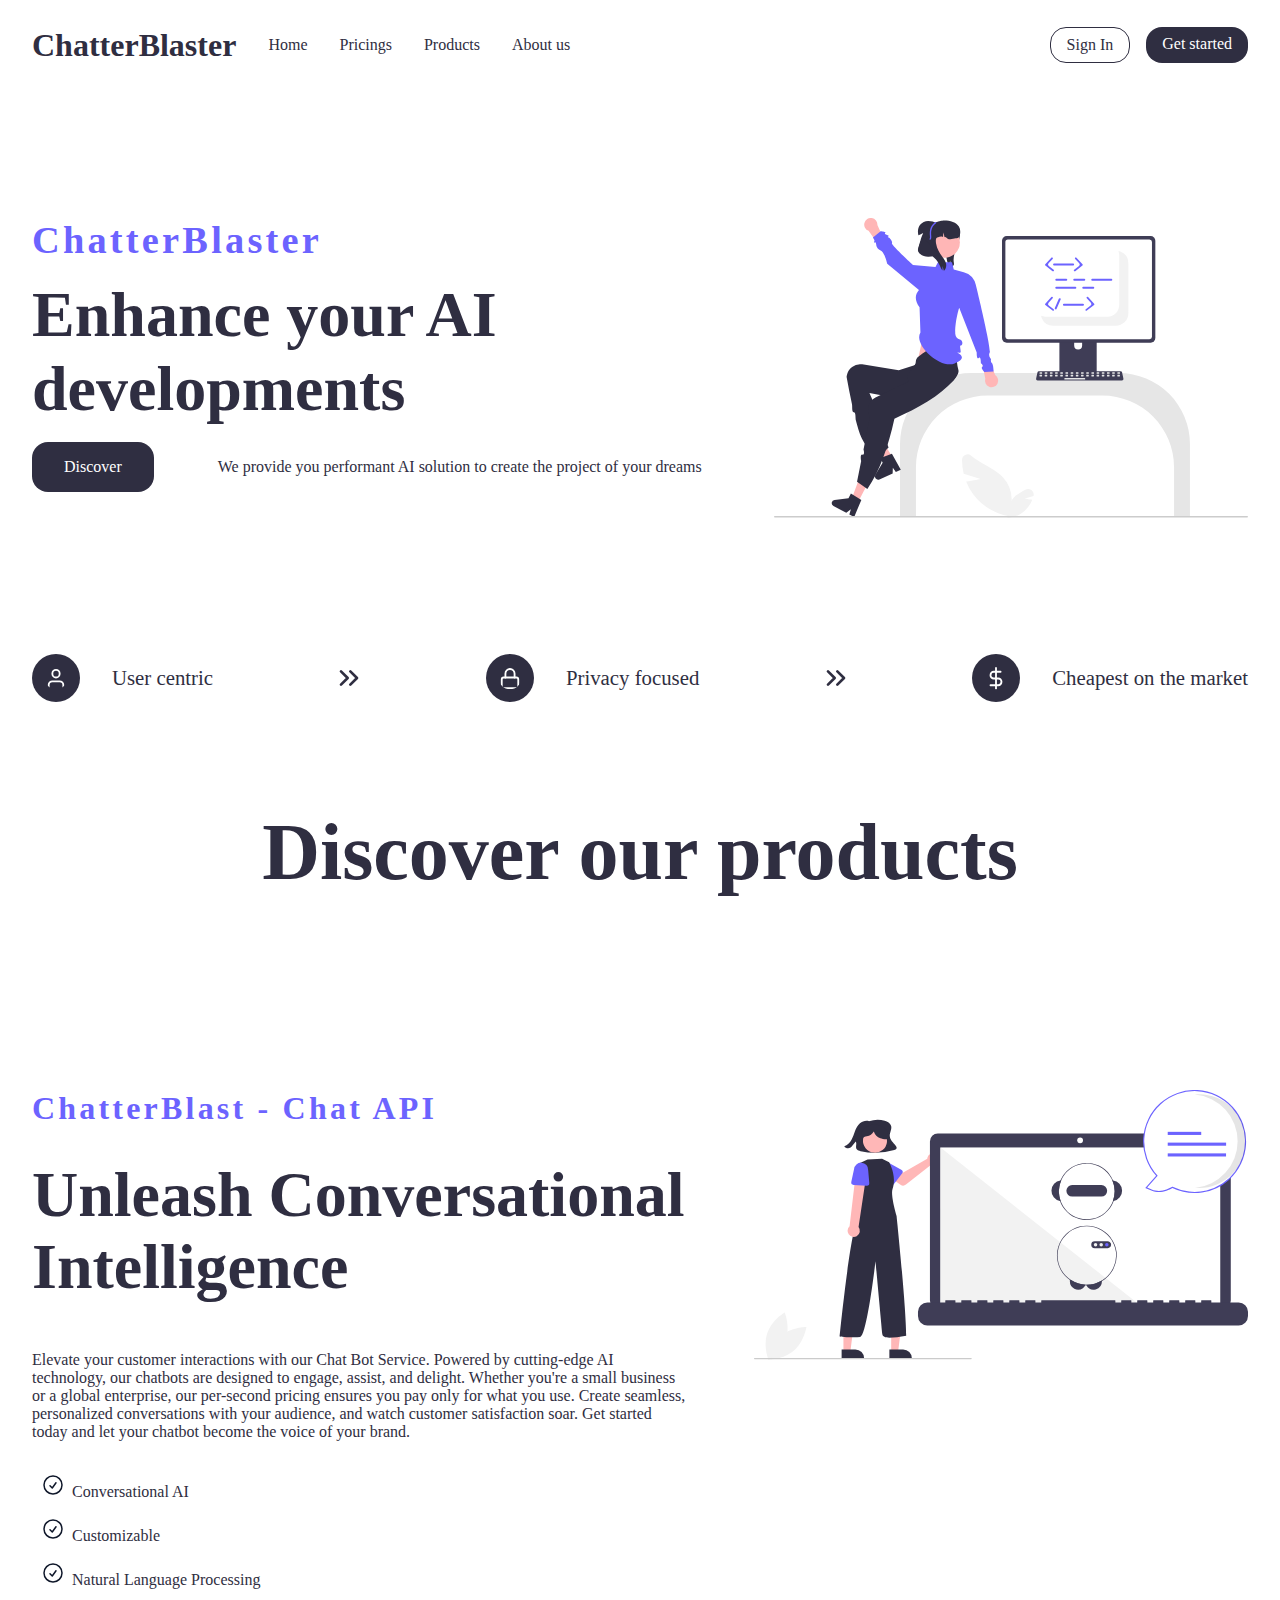
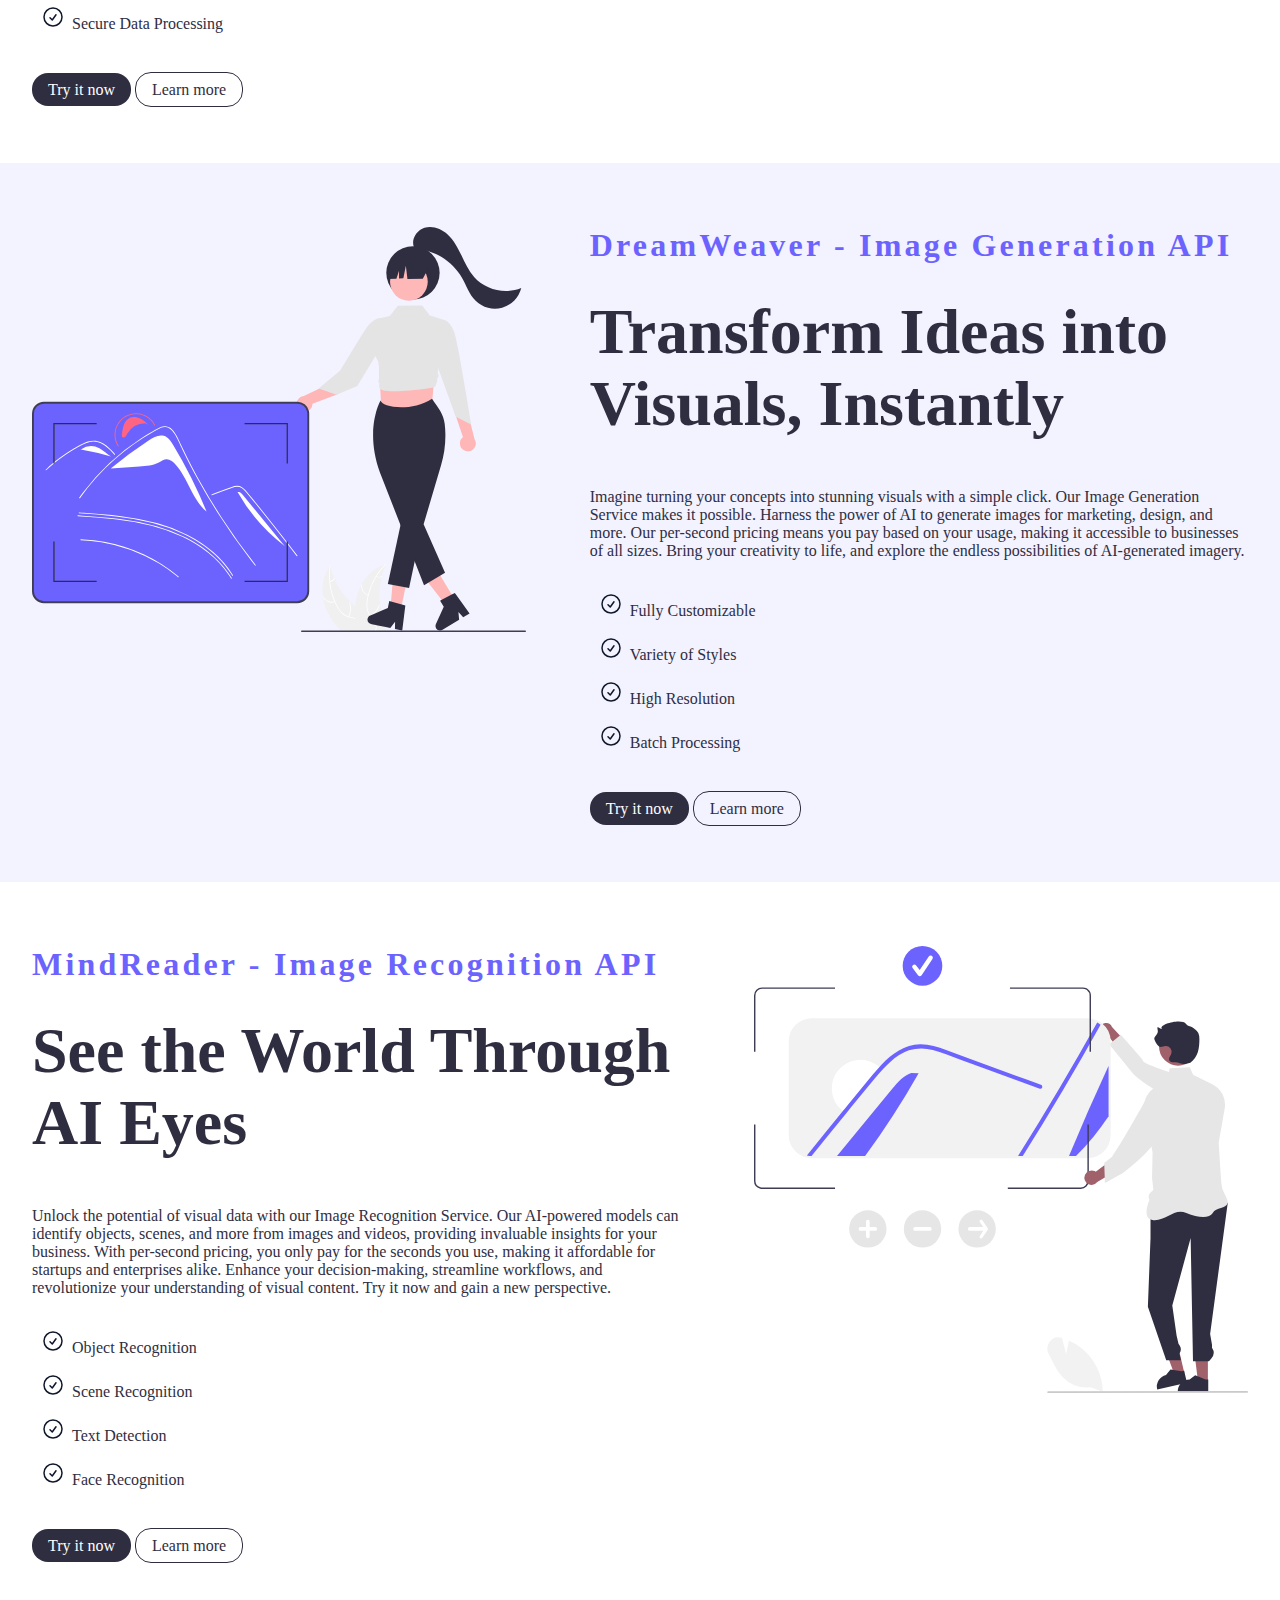
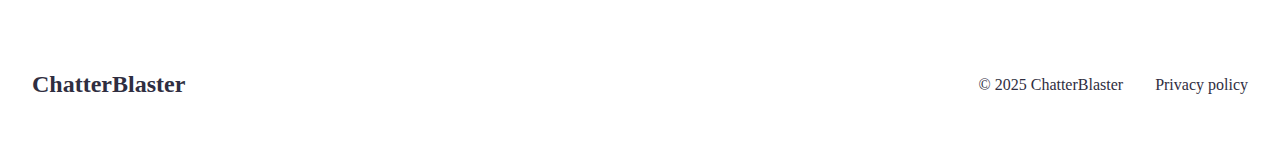
<file: index.html>
<!DOCTYPE html>
<html lang="en">
  <head>
    <meta charset="UTF-8" />
    <meta name="viewport" content="width=device-width, initial-scale=1.0" />
    <link rel="stylesheet" href="style/main.css" />
    <meta
      name="description"
      content="Elevate your customer interactions with our Chat Bot Service.
    Powered by cutting-edge AI technology, our chatbots are designed
    to engage, assist, and delight. Whether you're a small business or
    a global enterprise, our per-second pricing ensures you pay only
    for what you use. Create seamless, personalized conversations with
    your audience, and watch customer satisfaction soar. Get started
    today and let your chatbot become the voice of your brand."
    />
    <title>ChatterBlaster - Home</title>
  </head>
  <body>
    <header>
      <h2>ChatterBlaster</h2>
      <nav>
        <a href="index.html">Home</a>
        <a href="pricings.html">Pricings</a>
        <a href="products.html">Products</a>
        <a href="about.html">About us</a>
      </nav>
      <div class="header-links">
        <a class="button button-secondary" href="index.html">Sign In</a>
        <a class="button button-primary" href="index.html">Get started</a>
      </div>
      <div class="menu">
        <input class="menu-trigger" type="checkbox" aria-hidden="true" />
        <img src="assets/icons/menu.svg" alt="Menu img" class="menu-img" />
      </div>
    </header>
    <main>
      <!-- Hero section -->
      <section class="hero">
        <div class="hero-text">
          <h1 class="hero-title">ChatterBlaster</h1>
          <h2 class="hero-subtitle">Enhance your AI developments</h2>
          <div class="hero-more">
            <a href="products.html" class="button button-primary">Discover</a>
            <p class="hero-desc">
              We provide you performant AI solution to create the project of
              your dreams
            </p>
          </div>
        </div>
        <img
          src="assets/illustrations/undraw_proud_coder_re_exuy.svg"
          alt="Proud coder illustration"
          class="hero-img"
        />
      </section>
      <!-- Additional informations-->
      <section class="additional">
        <div class="additional-card">
          <img src="assets/icons/user.svg" alt="User icon" />
          <p>User centric</p>
        </div>
        <img src="assets/icons/chevrons-right.svg" alt="Right chevron icon" />
        <div class="additional-card">
          <img src="assets/icons/lock.svg" alt="Lock icon" />
          <p>Privacy focused</p>
        </div>
        <img src="assets/icons/chevrons-right.svg" alt="Right chevron icon" />
        <div class="additional-card">
          <img src="assets/icons/dollar-sign.svg" alt="Dollar sign" />
          <p>Cheapest on the market</p>
        </div>
      </section>
      <!-- Listing of the products -->
      <section class="products">
        <h1 class="products-title">Discover our products</h1>
        <div class="product">
          <div class="product-infos">
            <h2 class="product-title">ChatterBlast - Chat API</h2>
            <h3 class="product-subtitle">
              Unleash Conversational Intelligence
            </h3>
            <p class="product-description">
              Elevate your customer interactions with our Chat Bot Service.
              Powered by cutting-edge AI technology, our chatbots are designed
              to engage, assist, and delight. Whether you're a small business or
              a global enterprise, our per-second pricing ensures you pay only
              for what you use. Create seamless, personalized conversations with
              your audience, and watch customer satisfaction soar. Get started
              today and let your chatbot become the voice of your brand.
            </p>
            <ul class="product-advantages">
              <li>Conversational AI</li>
              <li>Customizable</li>
              <li>Natural Language Processing</li>
              <li>Secure Data Processing</li>
            </ul>
            <div class="product-links">
              <a class="button button-primary" href="pricings.html"
                >Try it now</a
              >
              <a href="products.html" class="button button-secondary"
                >Learn more</a
              >
            </div>
          </div>
          <img
            src="assets/illustrations/undraw_chat_bot_re_e2gj.svg"
            alt="Chatbot illustrations"
            class="product-img"
          />
        </div>
        <div class="product">
          <div class="product-infos">
            <h2 class="product-title">DreamWeaver - Image Generation API</h2>
            <h3 class="product-subtitle">
              Transform Ideas into Visuals, Instantly
            </h3>
            <p class="product-description">
              Imagine turning your concepts into stunning visuals with a simple
              click. Our Image Generation Service makes it possible. Harness the
              power of AI to generate images for marketing, design, and more.
              Our per-second pricing means you pay based on your usage, making
              it accessible to businesses of all sizes. Bring your creativity to
              life, and explore the endless possibilities of AI-generated
              imagery.
            </p>
            <ul class="product-advantages">
              <li>Fully Customizable</li>
              <li>Variety of Styles</li>
              <li>High Resolution</li>
              <li>Batch Processing</li>
            </ul>
            <div class="product-links">
              <a class="button button-primary" href="pricings.html"
                >Try it now</a
              >
              <a href="products.html" class="button button-secondary"
                >Learn more</a
              >
            </div>
          </div>
          <img
            src="assets/illustrations/undraw_image_focus_re_qqxc.svg"
            alt="Chatbot illustrations"
            class="product-img"
          />
        </div>
        <div class="product">
          <div class="product-infos">
            <h2 class="product-title">MindReader - Image Recognition API</h2>
            <h3 class="product-subtitle">See the World Through AI Eyes</h3>
            <p class="product-description">
              Unlock the potential of visual data with our Image Recognition
              Service. Our AI-powered models can identify objects, scenes, and
              more from images and videos, providing invaluable insights for
              your business. With per-second pricing, you only pay for the
              seconds you use, making it affordable for startups and enterprises
              alike. Enhance your decision-making, streamline workflows, and
              revolutionize your understanding of visual content. Try it now and
              gain a new perspective.
            </p>
            <ul class="product-advantages">
              <li>Object Recognition</li>
              <li>Scene Recognition</li>
              <li>Text Detection</li>
              <li>Face Recognition</li>
            </ul>
            <div class="product-links">
              <a class="button button-primary" href="pricings.html"
                >Try it now</a
              >
              <a href="products.html" class="button button-secondary"
                >Learn more</a
              >
            </div>
          </div>
          <img
            src="assets/illustrations/undraw_image_viewer_re_7ejc.svg"
            alt="Chatbot illustrations"
            class="product-img"
          />
        </div>
      </section>
    </main>
    <footer>
      <h2>ChatterBlaster</h2>
      <div class="footer-infos">
        <p>&copy; 2025 ChatterBlaster</p>
        <a href="index.html">Privacy policy</a>
      </div>
    </footer>
  </body>
</html>
</file>
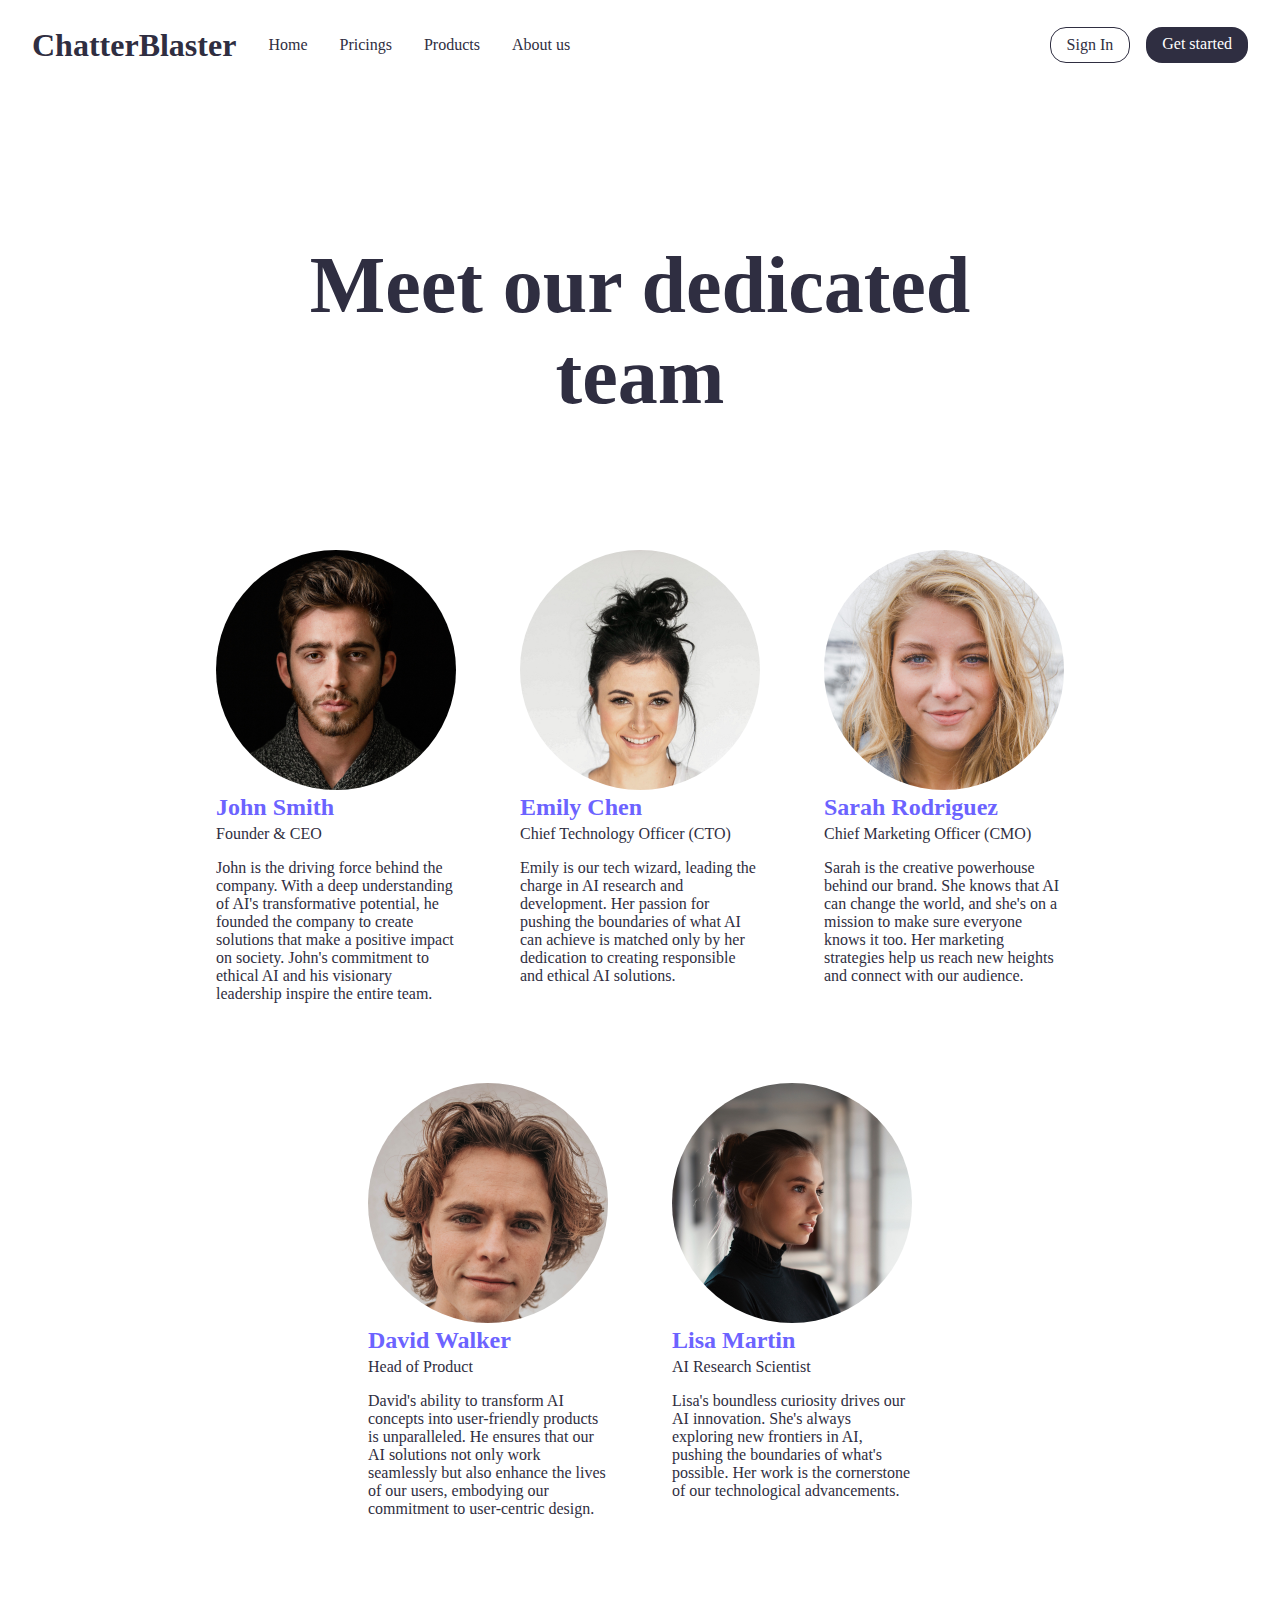
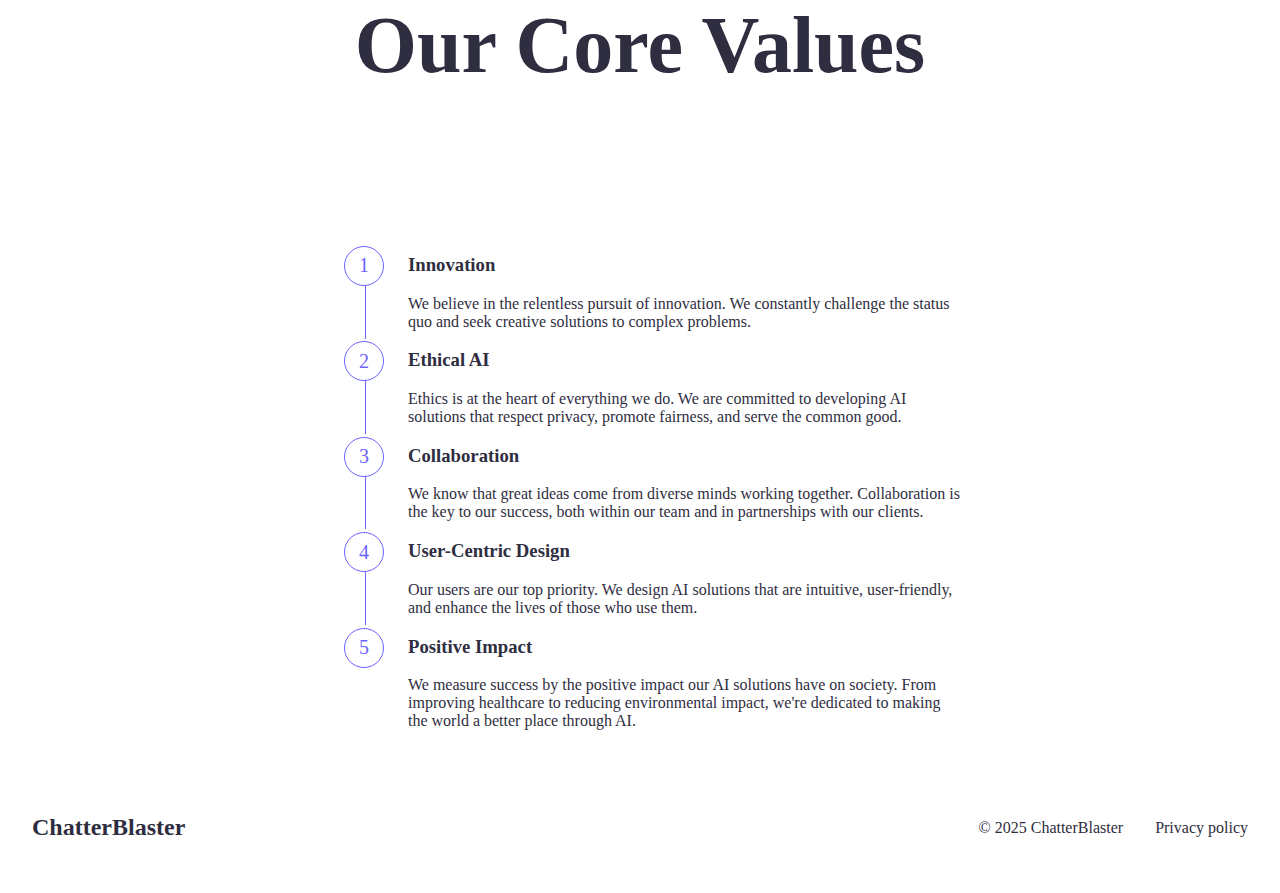
<file: about.html>
<!DOCTYPE html>
<html lang="en">
  <head>
    <meta charset="UTF-8" />
    <meta name="viewport" content="width=device-width, initial-scale=1.0" />
    <link rel="stylesheet" href="style/main.css" />
    <title>ChatterBlaster - Home</title>
  </head>
  <body>
    <header>
      <h2>ChatterBlaster</h2>
      <nav>
        <a href="index.html">Home</a>
        <a href="pricings.html">Pricings</a>
        <a href="products.html">Products</a>
        <a href="about.html">About us</a>
      </nav>
      <div class="header-links">
        <a class="button button-secondary" href="index.html">Sign In</a>
        <a class="button button-primary" href="index.html">Get started</a>
      </div>
      <div class="menu">
        <input class="menu-trigger" type="checkbox" aria-hidden="true" />
        <img src="assets/icons/menu.svg" alt="Menu img" class="menu-img" />
      </div>
    </header>
    <main>
      <h1 class="team-title">Meet our dedicated team</h1>
      <!-- Team presentation section -->
      <section class="team">
        <div class="team-card">
          <img
            class="team-card-img"
            src="assets/images/john.jpg"
            alt="Image of John Smith"
          />
          <h2 class="team-card-title">John Smith</h2>
          <h3 class="team-card-subtitle">Founder & CEO</h3>
          <p class="team-card-description">
            John is the driving force behind the company. With a deep
            understanding of AI's transformative potential, he founded the
            company to create solutions that make a positive impact on society.
            John's commitment to ethical AI and his visionary leadership inspire
            the entire team.
          </p>
        </div>
        <div class="team-card">
          <img
            class="team-card-img"
            src="assets/images/emily.jpg"
            alt="Image of Emily Chen"
          />
          <h2 class="team-card-title">Emily Chen</h2>
          <h3 class="team-card-subtitle">Chief Technology Officer (CTO)</h3>
          <p class="team-card-description">
            Emily is our tech wizard, leading the charge in AI research and
            development. Her passion for pushing the boundaries of what AI can
            achieve is matched only by her dedication to creating responsible
            and ethical AI solutions.
          </p>
        </div>
        <div class="team-card">
          <img
            class="team-card-img"
            src="assets/images/sarah.jpg"
            alt="Image of Sarah Rodriguez"
          />
          <h2 class="team-card-title">Sarah Rodriguez</h2>
          <h3 class="team-card-subtitle">Chief Marketing Officer (CMO)</h3>
          <p class="team-card-description">
            Sarah is the creative powerhouse behind our brand. She knows that AI
            can change the world, and she's on a mission to make sure everyone
            knows it too. Her marketing strategies help us reach new heights and
            connect with our audience.
          </p>
        </div>
        <div class="team-card">
          <img
            class="team-card-img"
            src="assets/images/david.jpg"
            alt="Image of David Walker"
          />
          <h2 class="team-card-title">David Walker</h2>
          <h3 class="team-card-subtitle">Head of Product</h3>
          <p class="team-card-description">
            David's ability to transform AI concepts into user-friendly products
            is unparalleled. He ensures that our AI solutions not only work
            seamlessly but also enhance the lives of our users, embodying our
            commitment to user-centric design.
          </p>
        </div>
        <div class="team-card">
          <img
            class="team-card-img"
            src="assets/images/lisa.jpg"
            alt="Image of Lisa Martin"
          />
          <h2 class="team-card-title">Lisa Martin</h2>
          <h3 class="team-card-subtitle">AI Research Scientist</h3>
          <p class="team-card-description">
            Lisa's boundless curiosity drives our AI innovation. She's always
            exploring new frontiers in AI, pushing the boundaries of what's
            possible. Her work is the cornerstone of our technological
            advancements.
          </p>
        </div>
      </section>
      <!--Value listing section-->
      <section class="value">
        <h2 class="value-title">Our Core Values</h2>
        <ol class="value-list">
          <li class="value-element">
            <h3 class="value-element-title">Innovation</h3>
            <p class="value-element-description">
              We believe in the relentless pursuit of innovation. We constantly
              challenge the status quo and seek creative solutions to complex
              problems.
            </p>
          </li>
          <li class="value-element">
            <h3 class="value-element-title">Ethical AI</h3>
            <p class="value-element-description">
              Ethics is at the heart of everything we do. We are committed to
              developing AI solutions that respect privacy, promote fairness,
              and serve the common good.
            </p>
          </li>
          <li class="value-element">
            <h3 class="value-element-title">Collaboration</h3>
            <p class="value-element-description">
              We know that great ideas come from diverse minds working together.
              Collaboration is the key to our success, both within our team and
              in partnerships with our clients.
            </p>
          </li>
          <li class="value-element">
            <h3 class="value-element-title">User-Centric Design</h3>
            <p class="value-element-description">
              Our users are our top priority. We design AI solutions that are
              intuitive, user-friendly, and enhance the lives of those who use
              them.
            </p>
          </li>
          <li class="value-element">
            <h3 class="value-element-title">Positive Impact</h3>
            <p class="value-element-description">
              We measure success by the positive impact our AI solutions have on
              society. From improving healthcare to reducing environmental
              impact, we're dedicated to making the world a better place through
              AI.
            </p>
          </li>
        </ol>
      </section>
    </main>
    <footer>
      <h2>ChatterBlaster</h2>
      <div class="footer-infos">
        <p>&copy; 2025 ChatterBlaster</p>
        <a href="index.html">Privacy policy</a>
      </div>
    </footer>
  </body>
</html>
</file>
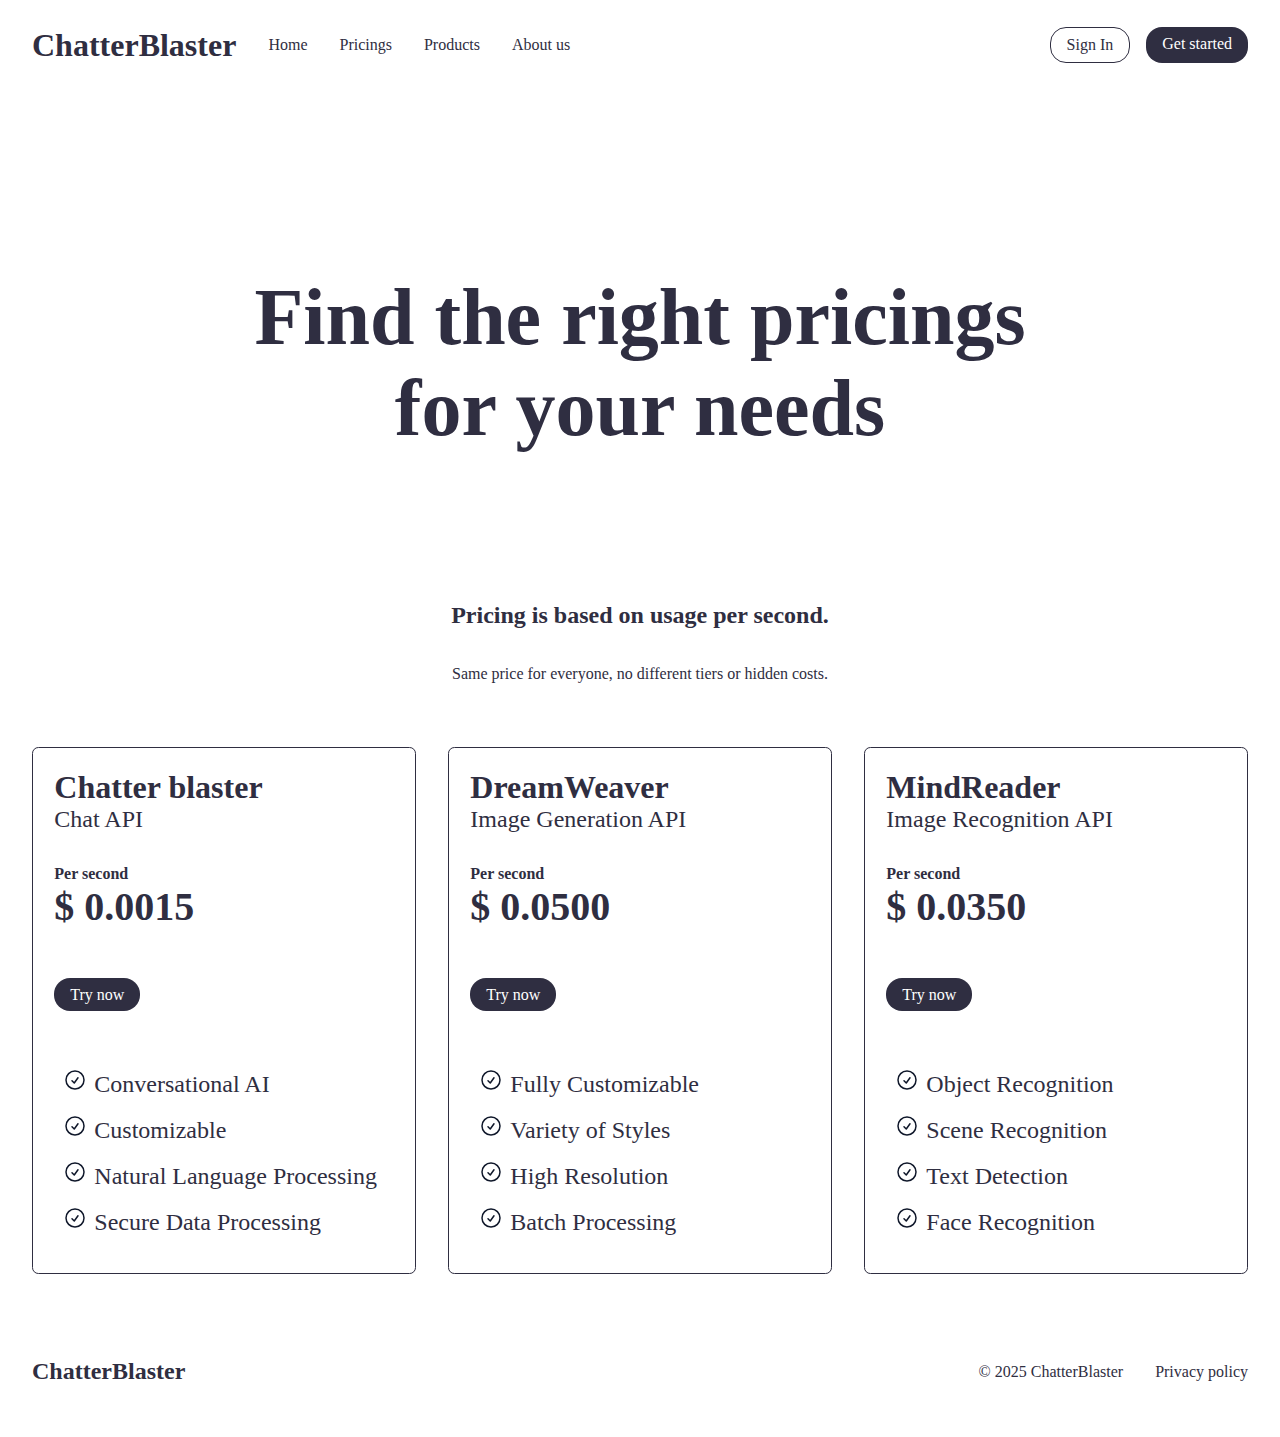
<file: pricings.html>
<!DOCTYPE html>
<html lang="en">
  <head>
    <meta charset="UTF-8" />
    <meta name="viewport" content="width=device-width, initial-scale=1.0" />
    <link rel="stylesheet" href="style/main.css" />
    <title>ChatterBlaster - Home</title>
  </head>
  <body>
    <header>
      <h2>ChatterBlaster</h2>
      <nav>
        <a href="index.html">Home</a>
        <a href="pricings.html">Pricings</a>
        <a href="products.html">Products</a>
        <a href="about.html">About us</a>
      </nav>
      <div class="header-links">
        <a class="button button-secondary" href="index.html">Sign In</a>
        <a class="button button-primary" href="index.html">Get started</a>
      </div>
      <div class="menu">
        <input class="menu-trigger" type="checkbox" aria-hidden="true" />
        <img src="assets/icons/menu.svg" alt="Menu img" class="menu-img" />
      </div>
    </header>
    <main>
      <section class="pricings">
        <h1 class="pricings-title">Find the right pricings for your needs</h1>
        <h2 class="pricings-subtitle">Pricing is based on usage per second.</h2>
        <p class="pricings-description">
          Same price for everyone, no different tiers or hidden costs.
        </p>
        <div class="pricings-list">
          <div class="pricings-card">
            <h3 class="pricings-card-title">Chatter blaster</h3>
            <p class="pricings-card-subtitle">Chat API</p>
            <p class="pricings-card-per-second">Per second</p>
            <p class="pricings-card-price">$&nbsp;0.0015</p>
            <a href="index.html" class="button button-primary">Try now</a>
            <ul class="pricings-card-advantages">
              <li>Conversational AI</li>
              <li>Customizable</li>
              <li>Natural Language Processing</li>
              <li>Secure Data Processing</li>
            </ul>
          </div>
          <div class="pricings-card">
            <h3 class="pricings-card-title">DreamWeaver</h3>
            <p class="pricings-card-subtitle">Image Generation API</p>
            <p class="pricings-card-per-second">Per second</p>
            <p class="pricings-card-price">$&nbsp;0.0500</p>
            <a href="index.html" class="button button-primary">Try now</a>
            <ul class="pricings-card-advantages">
              <li>Fully Customizable</li>
              <li>Variety of Styles</li>
              <li>High Resolution</li>
              <li>Batch Processing</li>
            </ul>
          </div>
          <div class="pricings-card">
            <h3 class="pricings-card-title">MindReader</h3>
            <p class="pricings-card-subtitle">Image Recognition API</p>
            <p class="pricings-card-per-second">Per second</p>
            <p class="pricings-card-price">$&nbsp;0.0350</p>
            <a href="index.html" class="button button-primary">Try now</a>
            <ul class="pricings-card-advantages">
              <li>Object Recognition</li>
              <li>Scene Recognition</li>
              <li>Text Detection</li>
              <li>Face Recognition</li>
            </ul>
          </div>
        </div>
      </section>
    </main>
    <footer>
      <h2>ChatterBlaster</h2>
      <div class="footer-infos">
        <p>&copy; 2025 ChatterBlaster</p>
        <a href="index.html">Privacy policy</a>
      </div>
    </footer>
  </body>
</html>
</file>
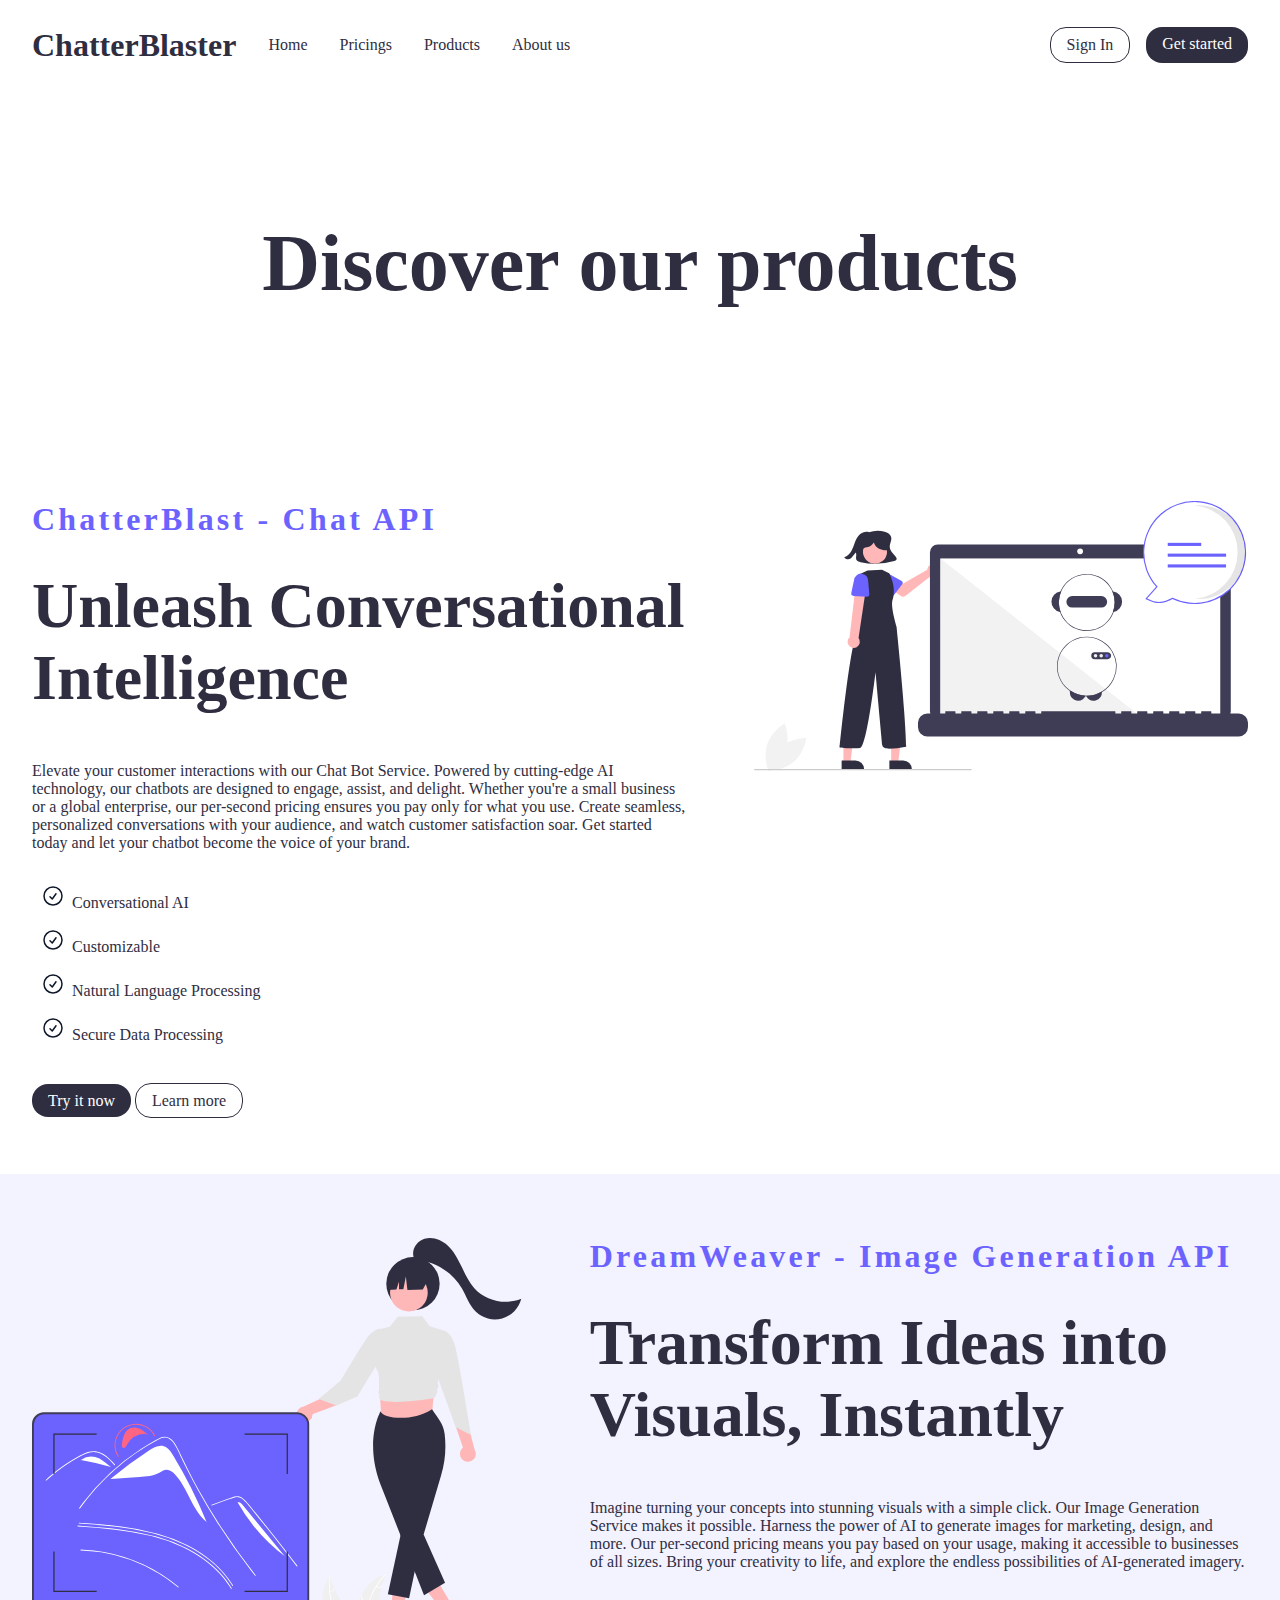
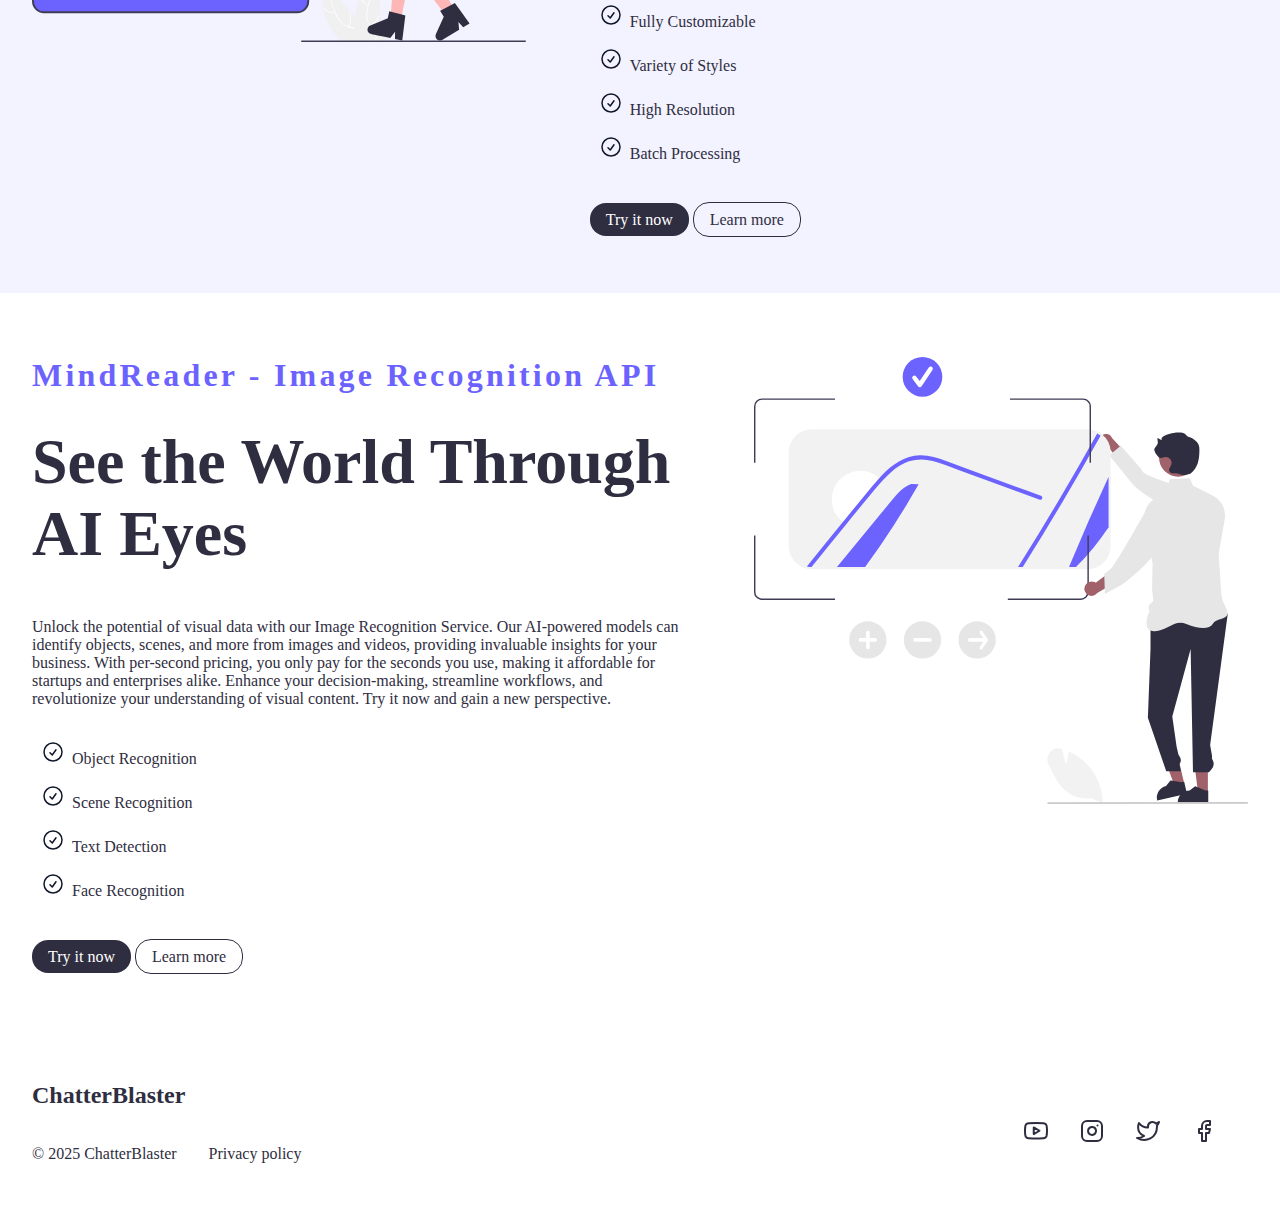
<file: products.html>
<!DOCTYPE html>
<html lang="en">
  <head>
    <meta charset="UTF-8" />
    <meta name="viewport" content="width=device-width, initial-scale=1.0" />
    <link rel="stylesheet" href="style/main.css" />
    <title>ChatterBlaster - Products</title>
    <meta
      name="description"
      content="
      Discover our products
      Chatter blaster.
      DreamWeaver.
      MindReader."
    />
  </head>
  <body>
    <header>
      <h2>ChatterBlaster</h2>
      <nav>
        <a href="index.html">Home</a>
        <a href="pricings.html">Pricings</a>
        <a href="products.html">Products</a>
        <a href="about.html">About us</a>
      </nav>
      <div class="header-links">
        <a class="button button-secondary" href="index.html">Sign In</a>
        <a class="button button-primary" href="index.html">Get started</a>
      </div>
      <div class="menu">
        <input class="menu-trigger" type="checkbox" aria-hidden="true" />
        <img src="assets/icons/menu.svg" alt="Menu img" class="menu-img" />
      </div>
    </header>
    <main>
      <!-- Product section  -->
      <section class="products">
        <h1 class="products-title">Discover our products</h1>
        <div class="product">
          <div class="product-infos">
            <h2 class="product-title">ChatterBlast - Chat API</h2>
            <h3 class="product-subtitle">
              Unleash Conversational Intelligence
            </h3>
            <p class="product-description">
              Elevate your customer interactions with our Chat Bot Service.
              Powered by cutting-edge AI technology, our chatbots are designed
              to engage, assist, and delight. Whether you're a small business or
              a global enterprise, our per-second pricing ensures you pay only
              for what you use. Create seamless, personalized conversations with
              your audience, and watch customer satisfaction soar. Get started
              today and let your chatbot become the voice of your brand.
            </p>
            <ul class="product-advantages">
              <li>Conversational AI</li>
              <li>Customizable</li>
              <li>Natural Language Processing</li>
              <li>Secure Data Processing</li>
            </ul>
            <div class="product-links">
              <a class="button button-primary" href="pricings.html"
                >Try it now</a
              >
              <a href="index.html" class="button button-secondary"
                >Learn more</a
              >
            </div>
          </div>
          <img
            src="assets/illustrations/undraw_chat_bot_re_e2gj.svg"
            alt="Chatbot illustrations"
            class="product-img"
          />
        </div>
        <div class="product">
          <div class="product-infos">
            <h2 class="product-title">DreamWeaver - Image Generation API</h2>
            <h3 class="product-subtitle">
              Transform Ideas into Visuals, Instantly
            </h3>
            <p class="product-description">
              Imagine turning your concepts into stunning visuals with a simple
              click. Our Image Generation Service makes it possible. Harness the
              power of AI to generate images for marketing, design, and more.
              Our per-second pricing means you pay based on your usage, making
              it accessible to businesses of all sizes. Bring your creativity to
              life, and explore the endless possibilities of AI-generated
              imagery.
            </p>
            <ul class="product-advantages">
              <li>Fully Customizable</li>
              <li>Variety of Styles</li>
              <li>High Resolution</li>
              <li>Batch Processing</li>
            </ul>
            <div class="product-links">
              <a class="button button-primary" href="pricings.html"
                >Try it now</a
              >
              <a href="index.html" class="button button-secondary"
                >Learn more</a
              >
            </div>
          </div>
          <img
            src="assets/illustrations/undraw_image_focus_re_qqxc.svg"
            alt="Chatbot illustrations"
            class="product-img"
          />
        </div>
        <div class="product">
          <div class="product-infos">
            <h2 class="product-title">MindReader - Image Recognition API</h2>
            <h3 class="product-subtitle">See the World Through AI Eyes</h3>
            <p class="product-description">
              Unlock the potential of visual data with our Image Recognition
              Service. Our AI-powered models can identify objects, scenes, and
              more from images and videos, providing invaluable insights for
              your business. With per-second pricing, you only pay for the
              seconds you use, making it affordable for startups and enterprises
              alike. Enhance your decision-making, streamline workflows, and
              revolutionize your understanding of visual content. Try it now and
              gain a new perspective.
            </p>
            <ul class="product-advantages">
              <li>Object Recognition</li>
              <li>Scene Recognition</li>
              <li>Text Detection</li>
              <li>Face Recognition</li>
            </ul>
            <div class="product-links">
              <a class="button button-primary" href="pricings.html"
                >Try it now</a
              >
              <a href="index.html" class="button button-secondary"
                >Learn more</a
              >
            </div>
          </div>
          <img
            src="assets/illustrations/undraw_image_viewer_re_7ejc.svg"
            alt="Chatbot illustrations"
            class="product-img"
          />
        </div>
      </section>
    </main>
    <footer>
      <div>
        <h2>ChatterBlaster</h2>
        <div class="footer-infos">
          <p>&copy; 2025 ChatterBlaster</p>
          <a href="index.html">Privacy policy</a>
        </div>
      </div>
      <div class="footer-socials">
        <a href="index.html"
          ><img src="assets/icons/youtube.svg" alt="Youtube icon"
        /></a>
        <a href="index.html"
          ><img src="assets/icons/instagram.svg" alt="Instagram icon"
        /></a>
        <a href="index.html"
          ><img src="assets/icons/twitter.svg" alt="Twitter icon"
        /></a>
        <a href="index.html"
          ><img src="assets/icons/facebook.svg" alt="Facebook icon"
        /></a>
      </div>
    </footer>
  </body>
</html>
</file>
<file: style/main.css>
.button {
  padding-inline: 1rem;
  padding-block: 0.5rem;
  border-radius: 1rem;
  transition: filter 1s;
  text-decoration: none;
}
.button-secondary {
  border: 1px solid #2F2E41;
  color: #2F2E41;
}
.button-primary {
  background: #2F2E41;
  color: white;
}
.button:hover {
  filter: brightness(0.7);
}

.menu {
  position: relative;
  margin-left: auto;
  display: flex;
  justify-content: center;
  align-items: center;
  width: 1.5rem;
  height: 1.5rem;
}
@media screen and (min-width: 720px) {
  .menu {
    display: none;
  }
}
.menu-trigger {
  position: absolute;
  opacity: 0;
  z-index: 10;
  margin: 0;
  padding: 0;
  inset: 0;
  width: 100%;
  height: 100%;
}
.menu-img {
  position: absolute;
  z-index: 5;
  margin: 0;
  padding: 0;
  inset: 0;
  width: 100%;
  height: 100%;
}

header {
  display: flex;
  align-items: center;
  gap: 2rem;
  padding-inline: 2rem;
  margin-bottom: 6rem;
}
header h2 {
  font-size: 2rem;
}
header a {
  text-decoration: none;
  color: #2F2E41;
}
header a:hover {
  text-decoration: underline;
}
header nav {
  display: flex;
  gap: 2rem;
}
@media screen and (max-width: 720px) {
  header .header-links {
    display: none !important;
  }
  header nav {
    display: none;
  }
  header:has(.menu-trigger:checked) nav {
    display: flex;
    flex-direction: column;
    justify-content: center;
    align-items: flex-end;
    padding: 2rem;
    gap: 2rem;
    position: fixed;
    background: #2F2E41;
    inset: 0;
  }
  header:has(.menu-trigger:checked) a {
    color: white;
    font-size: 3rem;
  }
}
header .header-links {
  margin-left: auto;
  display: flex;
  gap: 1rem;
}

footer {
  background: white;
  padding: 2rem;
  display: flex;
  flex-wrap: wrap;
  justify-content: space-between;
}
footer .footer-socials {
  gap: 2rem;
  display: flex;
  align-items: flex-end;
  padding: 2rem;
}
footer .footer-socials img {
  width: 1.5rem;
  height: 1.5rem;
}
footer .footer-infos {
  display: flex;
  align-items: center;
  gap: 2rem;
}
footer .footer-infos > a {
  text-decoration: none;
  color: #2F2E41;
}
footer .footer-infos > a:hover {
  text-decoration: underline;
  color: #6C63FF;
}

@media screen and (max-width: 720px) {
  .hero {
    grid-template-columns: 1fr !important;
    gap: 2rem;
  }
  .hero-subtitle {
    font-size: 2.5rem !important;
  }
}
.hero {
  display: grid;
  grid-template-columns: 3fr 2fr;
  padding: 2rem;
  gap: 2rem;
}
.hero-title {
  color: #6C63FF;
  letter-spacing: 0.2rem;
  font-size: 2.4rem;
  margin-block: 0;
}
.hero-subtitle {
  font-size: 4rem;
  margin-block: 1rem;
}
.hero-img {
  width: 100%;
}
.hero-more {
  display: flex;
  gap: 4rem;
  align-items: center;
}
.hero-more .button {
  padding-block: 1rem;
  padding-inline: 2rem;
}

.pricings {
  display: flex;
  flex-direction: column;
  align-items: center;
  padding: 2rem;
}
.pricings-title {
  margin-bottom: 8rem;
  font-size: 5rem;
  text-align: center;
  max-width: 50rem;
}
.pricings-description {
  margin-bottom: 4rem;
}
.pricings-list {
  display: grid;
  grid-template-columns: repeat(3, 1fr);
  width: 100%;
  gap: 2rem;
}
@media screen and (max-width: 1100px) {
  .pricings-list {
    grid-template-columns: 1fr;
  }
}
.pricings-card {
  border: 1px solid #2F2E41;
  padding: 1.3333333333rem;
  border-radius: 0.4rem;
}
.pricings-card-title {
  margin-block: 0;
  font-size: 2rem;
}
.pricings-card-subtitle {
  font-size: 1.5rem;
  margin: 0;
}
.pricings-card-per-second {
  font-weight: bold;
  margin-top: 2rem;
  margin-bottom: 0;
}
.pricings-card-price {
  margin: 0;
  margin-bottom: 3.5rem;
  font-size: 2.5rem;
  font-weight: 700;
}
.pricings-card-advantages {
  margin-top: 4rem;
  list-style-image: url("../assets/icons/check-circle.svg");
  display: flex;
  flex-direction: column;
  gap: 1rem;
}
.pricings-card-advantages li {
  font-size: 1.5rem;
}

.products-title {
  font-size: 5rem;
  text-align: center;
  margin-block: 2rem;
  margin-bottom: 8rem;
}

@media screen and (max-width: 720px) {
  .products-title {
    font-size: 3.5rem !important;
  }
  .product-subtitle {
    font-size: 3rem !important;
    line-height: 3.5rem !important;
  }
}
.product {
  display: grid;
  grid-template-columns: 4fr 3fr;
  padding: 2rem;
  padding-block: 4rem;
  gap: 4rem;
}
@media screen and (max-width: 720px) {
  .product {
    grid-template-columns: 1fr;
  }
}
.product ul {
  margin: 0;
  margin-top: 2rem;
}
.product-links {
  margin-top: 3rem;
}
@media screen and (min-width: 720px) {
  .product:nth-child(2n+1) {
    grid-template-columns: 3fr 4fr;
    background: #f3f2ff;
  }
  .product:nth-child(2n+1) img {
    grid-column: 1;
    grid-row: 1;
  }
  .product:nth-child(2n+1) div {
    grid-column: 2;
    grid-row: 1;
  }
}
.product-advantages {
  margin-top: 4rem;
  list-style-image: url("../assets/icons/check-circle.svg");
  display: flex;
  flex-direction: column;
  gap: 1rem;
}
.product-title {
  color: #6C63FF;
  letter-spacing: 0.2rem;
  font-size: 2rem;
  margin-block: 0;
}
.product-subtitle {
  font-size: 4rem;
  margin-block: 2rem;
  line-height: 4.5rem;
  margin-bottom: 3rem;
}
.product-img {
  width: 100%;
}

@media screen and (max-width: 360px) {
  .team-title {
    font-size: 3.5rem !important;
  }
}
.team {
  display: flex;
  flex-wrap: wrap;
  gap: 4rem;
  justify-content: center;
  max-width: 1000px;
  margin-inline: auto;
}
.team-title {
  margin-bottom: 8rem;
  font-size: 5rem;
  margin-inline: auto;
  text-align: center;
  max-width: 50rem;
}
.team-card {
  max-width: 15rem;
}
.team-card-title {
  color: #6C63FF;
  margin-block: 0;
}
.team-card-subtitle {
  margin-block: 0;
  margin-top: 0.25rem;
  font-weight: 200;
  font-size: 1rem;
}
.team-card-img {
  width: 100%;
  aspect-ratio: 1/1;
  -o-object-fit: cover;
     object-fit: cover;
  -o-object-position: top;
     object-position: top;
  border-radius: 100%;
}

.value {
  display: flex;
  flex-direction: column;
  align-items: center;
  flex-wrap: wrap;
}
.value-title {
  margin-bottom: 8rem;
  font-size: 5rem;
  margin-inline: auto;
  text-align: center;
  max-width: 50rem;
}
.value-list {
  max-width: 40rem;
  list-style: none;
  counter-reset: count;
}
.value-element {
  counter-increment: count;
  position: relative;
  margin-left: 3rem;
}
.value-element::before {
  content: counter(count);
  display: flex;
  justify-content: center;
  align-items: center;
  position: absolute;
  top: -0.5rem;
  left: -4rem;
  color: #6C63FF;
  border: 1px solid #6C63FF;
  border-radius: 100%;
  aspect-ratio: 1/1;
  font-size: 1.25rem;
  width: 2.5rem;
  height: 2.5rem;
  background: white;
  z-index: 2;
}
.value-element:not(.value-element:last-of-type)::after {
  content: "";
  position: absolute;
  background: #6C63FF;
  height: 100%;
  width: 1px;
  top: 0.5rem;
  left: -2.7rem;
}

@media screen and (max-width: 720px) {
  .additional {
    display: none !important;
  }
}
.additional {
  display: flex;
  gap: 2rem;
  justify-content: space-between;
  align-items: center;
  padding: 2rem;
  margin-block: 4rem;
}
.additional > img {
  width: 2rem;
  height: 2rem;
}
.additional-card {
  display: flex;
  gap: 2rem;
  align-items: center;
}
.additional-card > img {
  background: #2F2E41;
  width: 3rem;
  height: 3rem;
  padding: 0.8rem;
  border-radius: 100%;
}
.additional-card p {
  font-size: 1.3rem;
}

*, *::before, *::after {
  box-sizing: border-box;
}

body {
  margin: 0;
  padding: 0;
  min-height: 100dvh;
  font-family: "Segoe UI", Tahoma, Geneva, Verdana, sans-seri;
  color: #2F2E41;
  display: grid;
  grid-template-rows: auto 1fr auto;
  max-width: 1400px;
  margin: auto;
}/*# sourceMappingURL=main.css.map */
</file>
